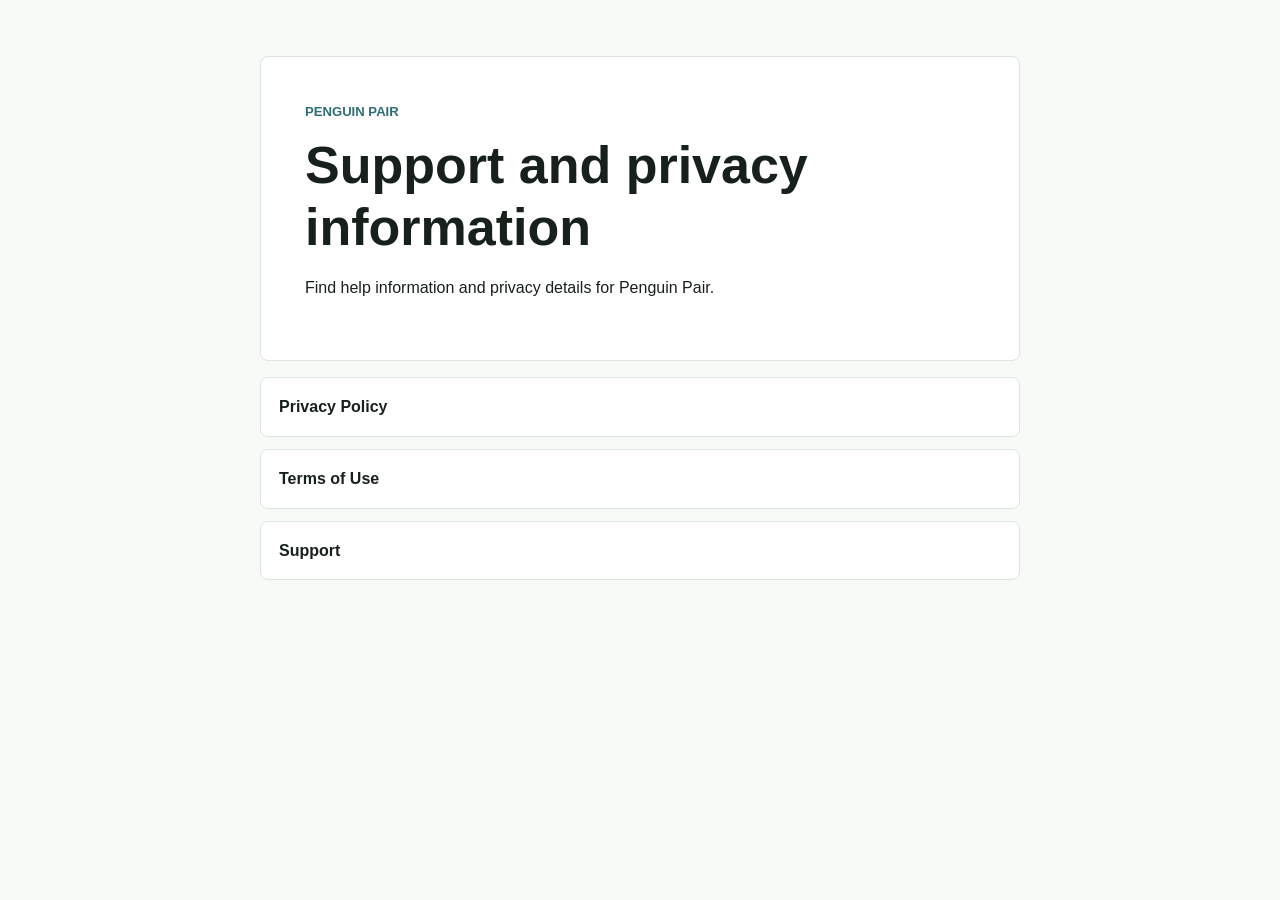
<file: index.html>
<!doctype html>
<html lang="en">
  <head>
    <meta charset="utf-8">
    <meta name="viewport" content="width=device-width, initial-scale=1">
    <title>Penguin Pair</title>
    <meta name="description" content="Penguin Pair support and privacy information.">
    <link rel="stylesheet" href="./styles.css">
  </head>
  <body>
    <main class="page">
      <section class="hero">
        <p class="eyebrow">Penguin Pair</p>
        <h1>Support and privacy information</h1>
        <p>Find help information and privacy details for Penguin Pair.</p>
      </section>

      <nav class="links" aria-label="Support pages">
        <a href="./privacy/">Privacy Policy</a>
        <a href="./terms/">Terms of Use</a>
        <a href="./support/">Support</a>
      </nav>
    </main>
  </body>
</html>
</file>
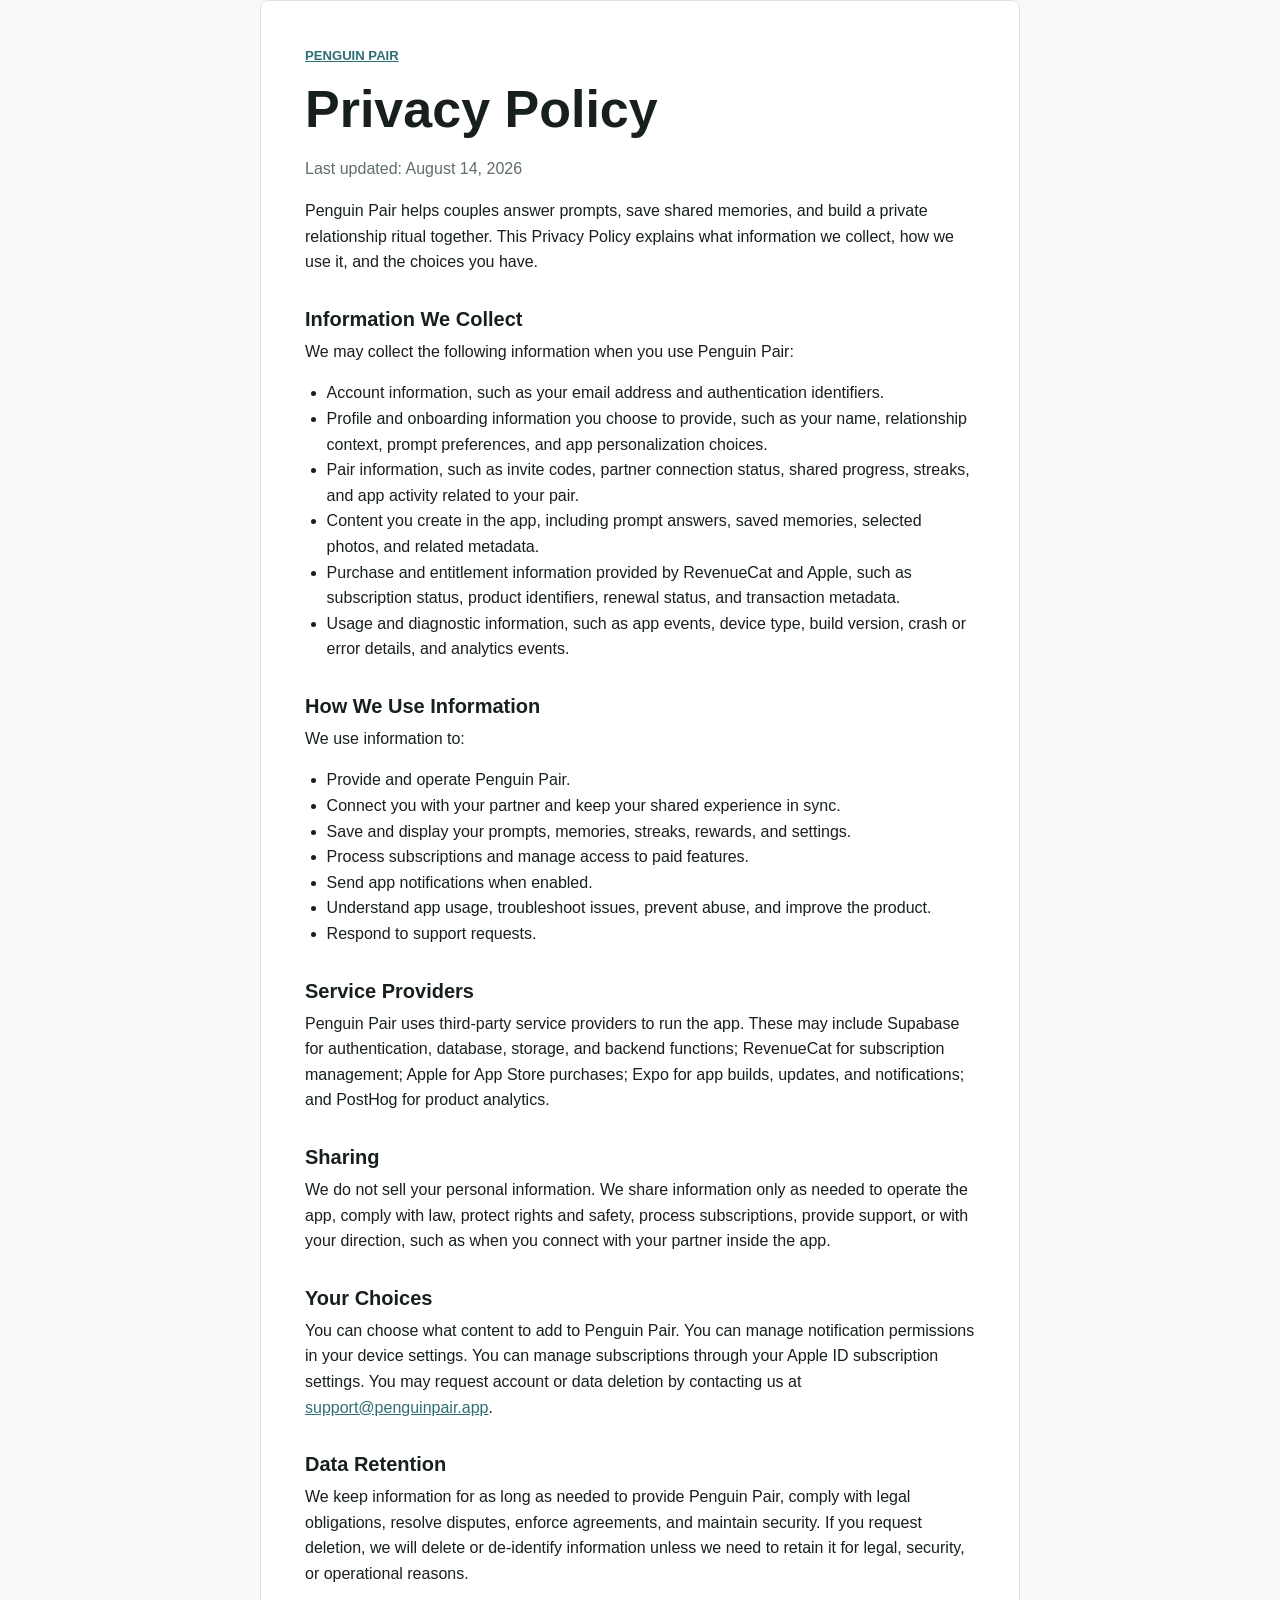
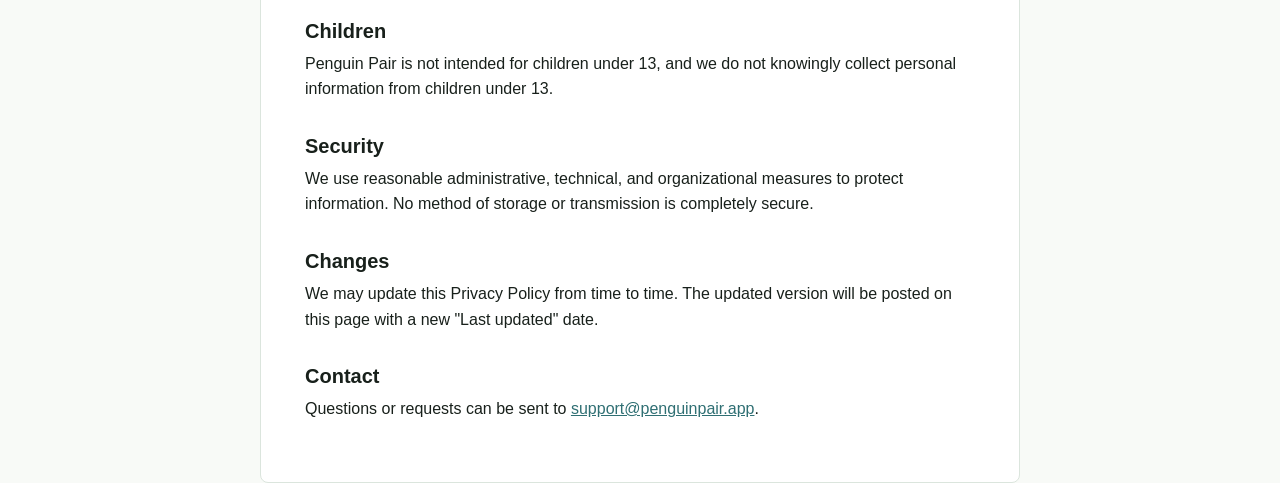
<file: privacy/index.html>
<!doctype html>
<html lang="en">
  <head>
    <meta charset="utf-8">
    <meta name="viewport" content="width=device-width, initial-scale=1">
    <title>Privacy Policy | Penguin Pair</title>
    <meta name="description" content="Privacy Policy for Penguin Pair.">
    <link rel="stylesheet" href="../styles.css">
  </head>
  <body>
    <main class="page document">
      <p class="eyebrow"><a href="../">Penguin Pair</a></p>
      <h1>Privacy Policy</h1>
      <p class="muted">Last updated: August 14, 2026</p>

      <p>
        Penguin Pair helps couples answer prompts, save shared memories, and build a private relationship ritual together.
        This Privacy Policy explains what information we collect, how we use it, and the choices you have.
      </p>

      <h2>Information We Collect</h2>
      <p>We may collect the following information when you use Penguin Pair:</p>
      <ul>
        <li>Account information, such as your email address and authentication identifiers.</li>
        <li>Profile and onboarding information you choose to provide, such as your name, relationship context, prompt preferences, and app personalization choices.</li>
        <li>Pair information, such as invite codes, partner connection status, shared progress, streaks, and app activity related to your pair.</li>
        <li>Content you create in the app, including prompt answers, saved memories, selected photos, and related metadata.</li>
        <li>Purchase and entitlement information provided by RevenueCat and Apple, such as subscription status, product identifiers, renewal status, and transaction metadata.</li>
        <li>Usage and diagnostic information, such as app events, device type, build version, crash or error details, and analytics events.</li>
      </ul>

      <h2>How We Use Information</h2>
      <p>We use information to:</p>
      <ul>
        <li>Provide and operate Penguin Pair.</li>
        <li>Connect you with your partner and keep your shared experience in sync.</li>
        <li>Save and display your prompts, memories, streaks, rewards, and settings.</li>
        <li>Process subscriptions and manage access to paid features.</li>
        <li>Send app notifications when enabled.</li>
        <li>Understand app usage, troubleshoot issues, prevent abuse, and improve the product.</li>
        <li>Respond to support requests.</li>
      </ul>

      <h2>Service Providers</h2>
      <p>
        Penguin Pair uses third-party service providers to run the app. These may include Supabase for authentication,
        database, storage, and backend functions; RevenueCat for subscription management; Apple for App Store purchases;
        Expo for app builds, updates, and notifications; and PostHog for product analytics.
      </p>

      <h2>Sharing</h2>
      <p>
        We do not sell your personal information. We share information only as needed to operate the app, comply with law,
        protect rights and safety, process subscriptions, provide support, or with your direction, such as when you connect
        with your partner inside the app.
      </p>

      <h2>Your Choices</h2>
      <p>
        You can choose what content to add to Penguin Pair. You can manage notification permissions in your device settings.
        You can manage subscriptions through your Apple ID subscription settings. You may request account or data deletion by
        contacting us at <a href="mailto:support@penguinpair.app">support@penguinpair.app</a>.
      </p>

      <h2>Data Retention</h2>
      <p>
        We keep information for as long as needed to provide Penguin Pair, comply with legal obligations, resolve disputes,
        enforce agreements, and maintain security. If you request deletion, we will delete or de-identify information unless
        we need to retain it for legal, security, or operational reasons.
      </p>

      <h2>Children</h2>
      <p>
        Penguin Pair is not intended for children under 13, and we do not knowingly collect personal information from children
        under 13.
      </p>

      <h2>Security</h2>
      <p>
        We use reasonable administrative, technical, and organizational measures to protect information. No method of storage
        or transmission is completely secure.
      </p>

      <h2>Changes</h2>
      <p>
        We may update this Privacy Policy from time to time. The updated version will be posted on this page with a new
        "Last updated" date.
      </p>

      <h2>Contact</h2>
      <p>
        Questions or requests can be sent to <a href="mailto:support@penguinpair.app">support@penguinpair.app</a>.
      </p>
    </main>
  </body>
</html>
</file>
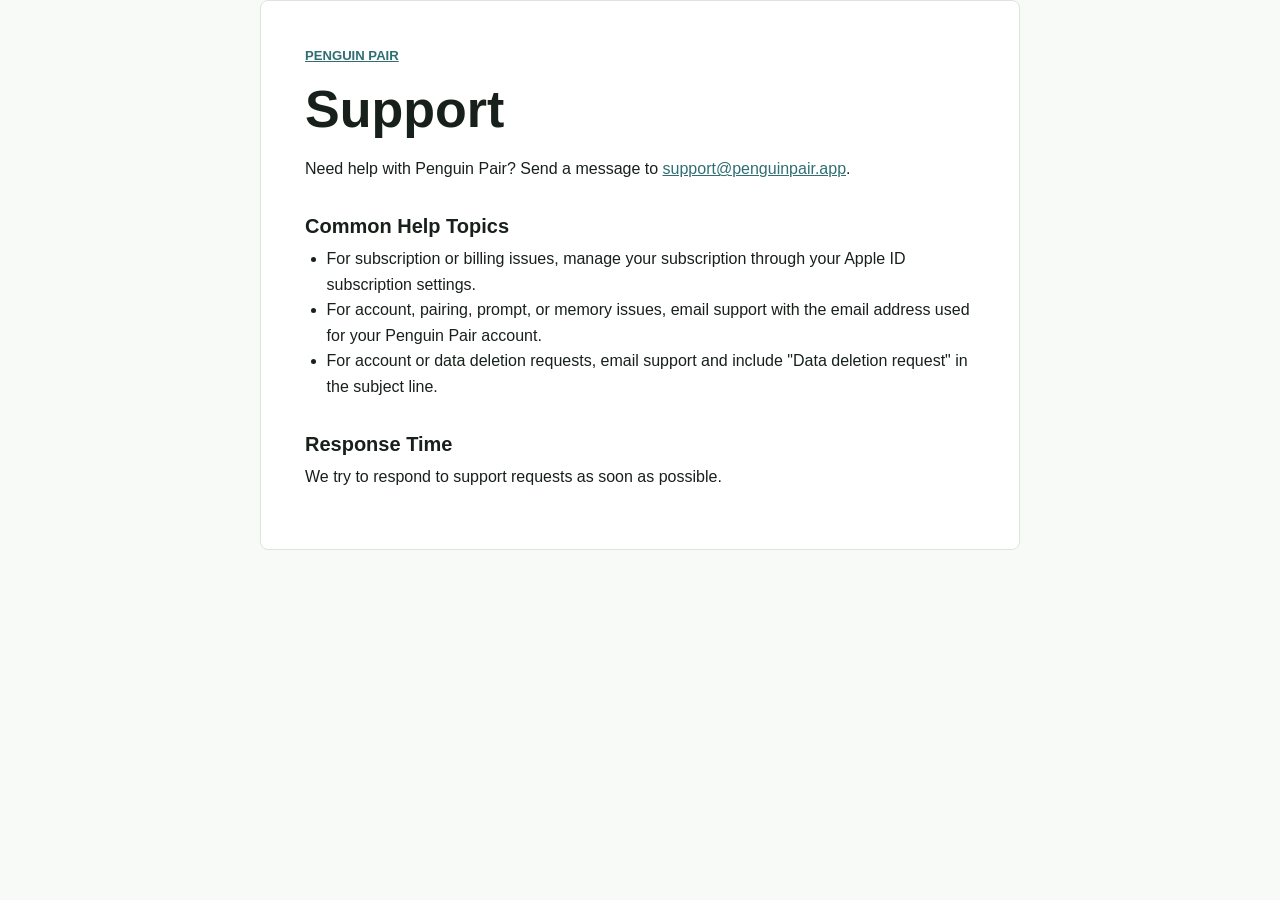
<file: support/index.html>
<!doctype html>
<html lang="en">
  <head>
    <meta charset="utf-8">
    <meta name="viewport" content="width=device-width, initial-scale=1">
    <title>Support | Penguin Pair</title>
    <meta name="description" content="Support information for Penguin Pair.">
    <link rel="stylesheet" href="../styles.css">
  </head>
  <body>
    <main class="page document">
      <p class="eyebrow"><a href="../">Penguin Pair</a></p>
      <h1>Support</h1>
      <p>
        Need help with Penguin Pair? Send a message to
        <a href="mailto:support@penguinpair.app">support@penguinpair.app</a>.
      </p>

      <h2>Common Help Topics</h2>
      <ul>
        <li>For subscription or billing issues, manage your subscription through your Apple ID subscription settings.</li>
        <li>For account, pairing, prompt, or memory issues, email support with the email address used for your Penguin Pair account.</li>
        <li>For account or data deletion requests, email support and include "Data deletion request" in the subject line.</li>
      </ul>

      <h2>Response Time</h2>
      <p>
        We try to respond to support requests as soon as possible.
      </p>
    </main>
  </body>
</html>
</file>
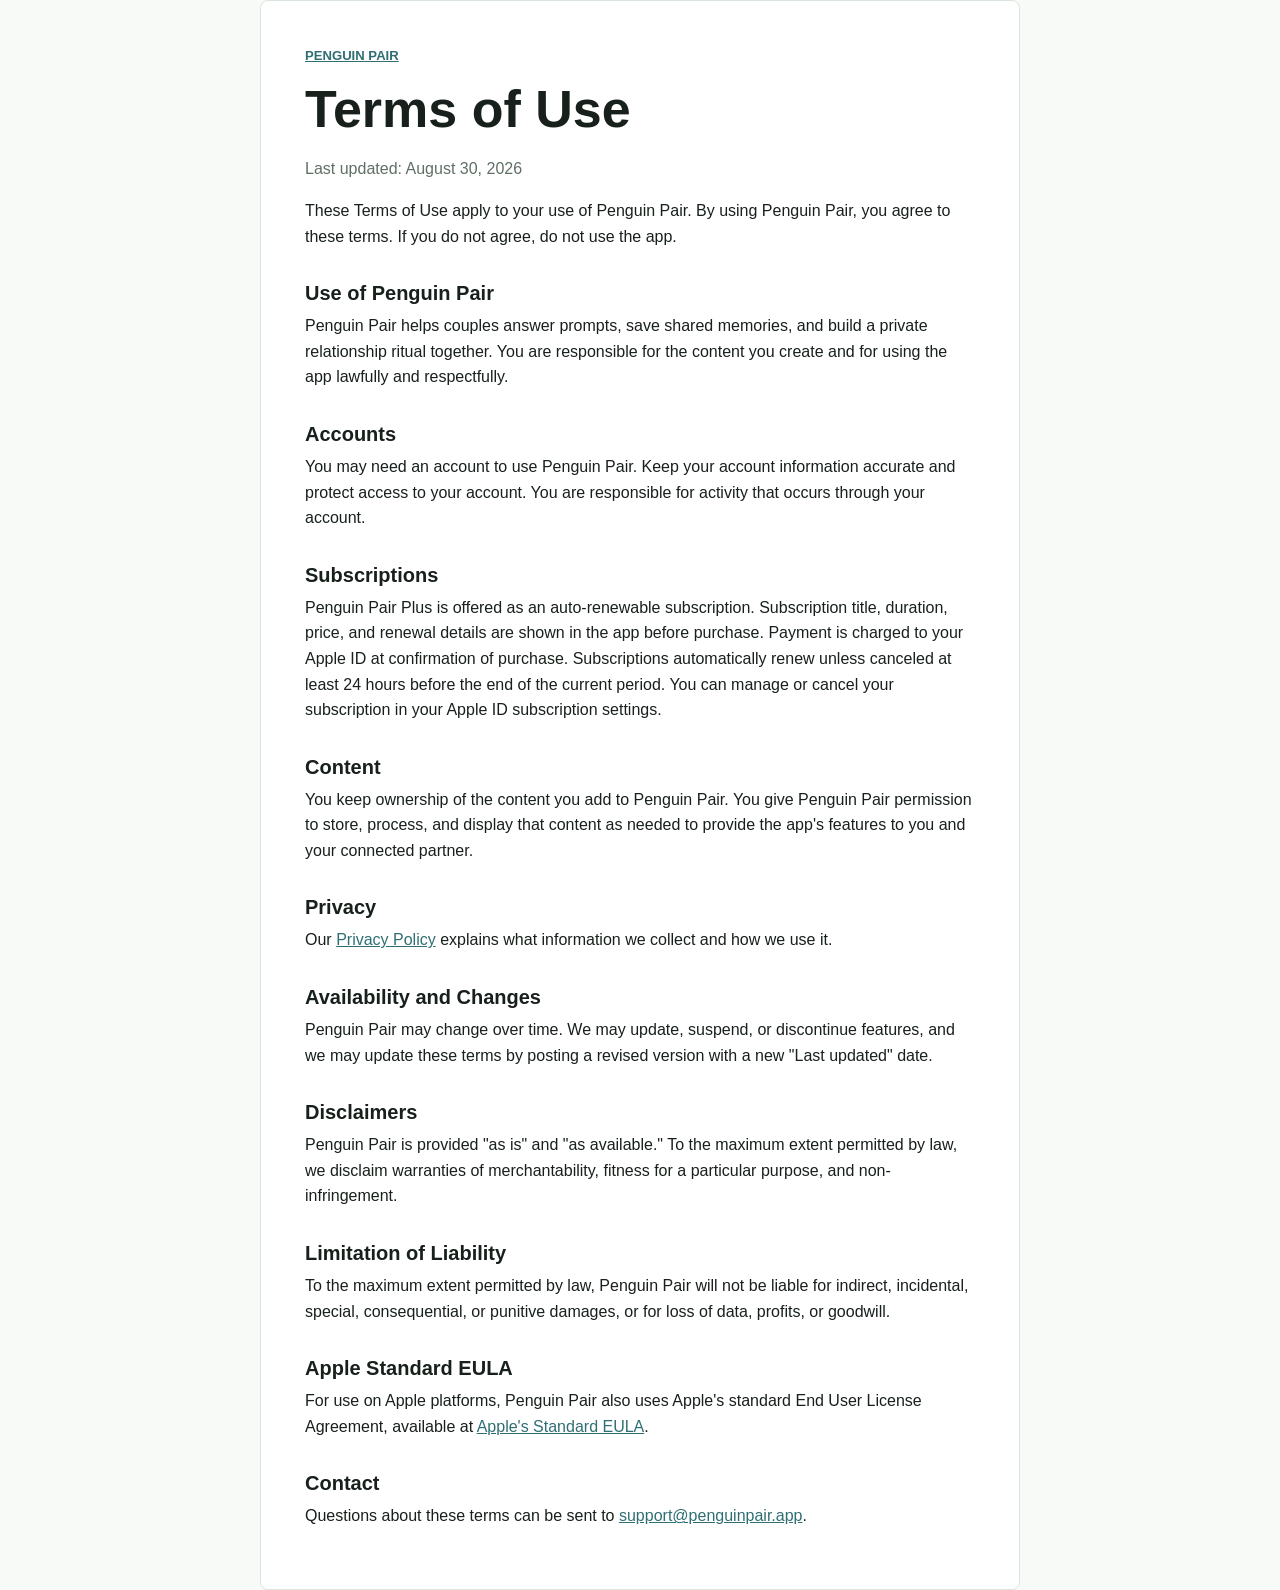
<file: terms/index.html>
<!doctype html>
<html lang="en">
  <head>
    <meta charset="utf-8">
    <meta name="viewport" content="width=device-width, initial-scale=1">
    <title>Terms of Use | Penguin Pair</title>
    <meta name="description" content="Terms of Use for Penguin Pair.">
    <link rel="stylesheet" href="../styles.css">
  </head>
  <body>
    <main class="page document">
      <p class="eyebrow"><a href="../">Penguin Pair</a></p>
      <h1>Terms of Use</h1>
      <p class="muted">Last updated: August 30, 2026</p>

      <p>
        These Terms of Use apply to your use of Penguin Pair. By using Penguin Pair, you agree to these terms.
        If you do not agree, do not use the app.
      </p>

      <h2>Use of Penguin Pair</h2>
      <p>
        Penguin Pair helps couples answer prompts, save shared memories, and build a private relationship ritual together.
        You are responsible for the content you create and for using the app lawfully and respectfully.
      </p>

      <h2>Accounts</h2>
      <p>
        You may need an account to use Penguin Pair. Keep your account information accurate and protect access to your
        account. You are responsible for activity that occurs through your account.
      </p>

      <h2>Subscriptions</h2>
      <p>
        Penguin Pair Plus is offered as an auto-renewable subscription. Subscription title, duration, price, and renewal
        details are shown in the app before purchase. Payment is charged to your Apple ID at confirmation of purchase.
        Subscriptions automatically renew unless canceled at least 24 hours before the end of the current period. You can
        manage or cancel your subscription in your Apple ID subscription settings.
      </p>

      <h2>Content</h2>
      <p>
        You keep ownership of the content you add to Penguin Pair. You give Penguin Pair permission to store, process, and
        display that content as needed to provide the app's features to you and your connected partner.
      </p>

      <h2>Privacy</h2>
      <p>
        Our <a href="../privacy/">Privacy Policy</a> explains what information we collect and how we use it.
      </p>

      <h2>Availability and Changes</h2>
      <p>
        Penguin Pair may change over time. We may update, suspend, or discontinue features, and we may update these terms
        by posting a revised version with a new "Last updated" date.
      </p>

      <h2>Disclaimers</h2>
      <p>
        Penguin Pair is provided "as is" and "as available." To the maximum extent permitted by law, we disclaim warranties
        of merchantability, fitness for a particular purpose, and non-infringement.
      </p>

      <h2>Limitation of Liability</h2>
      <p>
        To the maximum extent permitted by law, Penguin Pair will not be liable for indirect, incidental, special,
        consequential, or punitive damages, or for loss of data, profits, or goodwill.
      </p>

      <h2>Apple Standard EULA</h2>
      <p>
        For use on Apple platforms, Penguin Pair also uses Apple's standard End User License Agreement, available at
        <a href="https://www.apple.com/legal/internet-services/itunes/dev/stdeula/">Apple's Standard EULA</a>.
      </p>

      <h2>Contact</h2>
      <p>
        Questions about these terms can be sent to <a href="mailto:support@penguinpair.app">support@penguinpair.app</a>.
      </p>
    </main>
  </body>
</html>
</file>
<file: styles.css>
:root {
  color-scheme: light;
  --bg: #f8faf7;
  --paper: #ffffff;
  --ink: #18201b;
  --muted: #5f6f65;
  --line: #dbe5dd;
  --accent: #2f6f73;
}

* {
  box-sizing: border-box;
}

body {
  margin: 0;
  background: var(--bg);
  color: var(--ink);
  font-family: -apple-system, BlinkMacSystemFont, "Segoe UI", sans-serif;
  line-height: 1.6;
}

a {
  color: var(--accent);
}

.page {
  width: min(760px, calc(100% - 32px));
  margin: 0 auto;
  padding: 56px 0;
}

.hero,
.document {
  background: var(--paper);
  border: 1px solid var(--line);
  border-radius: 8px;
  padding: clamp(24px, 5vw, 44px);
}

.eyebrow {
  margin: 0 0 12px;
  color: var(--accent);
  font-size: 0.82rem;
  font-weight: 700;
  letter-spacing: 0;
  text-transform: uppercase;
}

h1,
h2 {
  line-height: 1.2;
}

h1 {
  margin: 0 0 16px;
  font-size: clamp(2rem, 8vw, 3.25rem);
}

h2 {
  margin: 32px 0 8px;
  font-size: 1.25rem;
}

p,
ul {
  margin: 0 0 16px;
}

ul {
  padding-left: 1.35rem;
}

.muted {
  color: var(--muted);
}

.links {
  display: grid;
  gap: 12px;
  margin-top: 16px;
}

.links a {
  display: block;
  background: var(--paper);
  border: 1px solid var(--line);
  border-radius: 8px;
  padding: 16px 18px;
  color: var(--ink);
  font-weight: 700;
  text-decoration: none;
}

.links a:hover {
  border-color: var(--accent);
}
</file>
